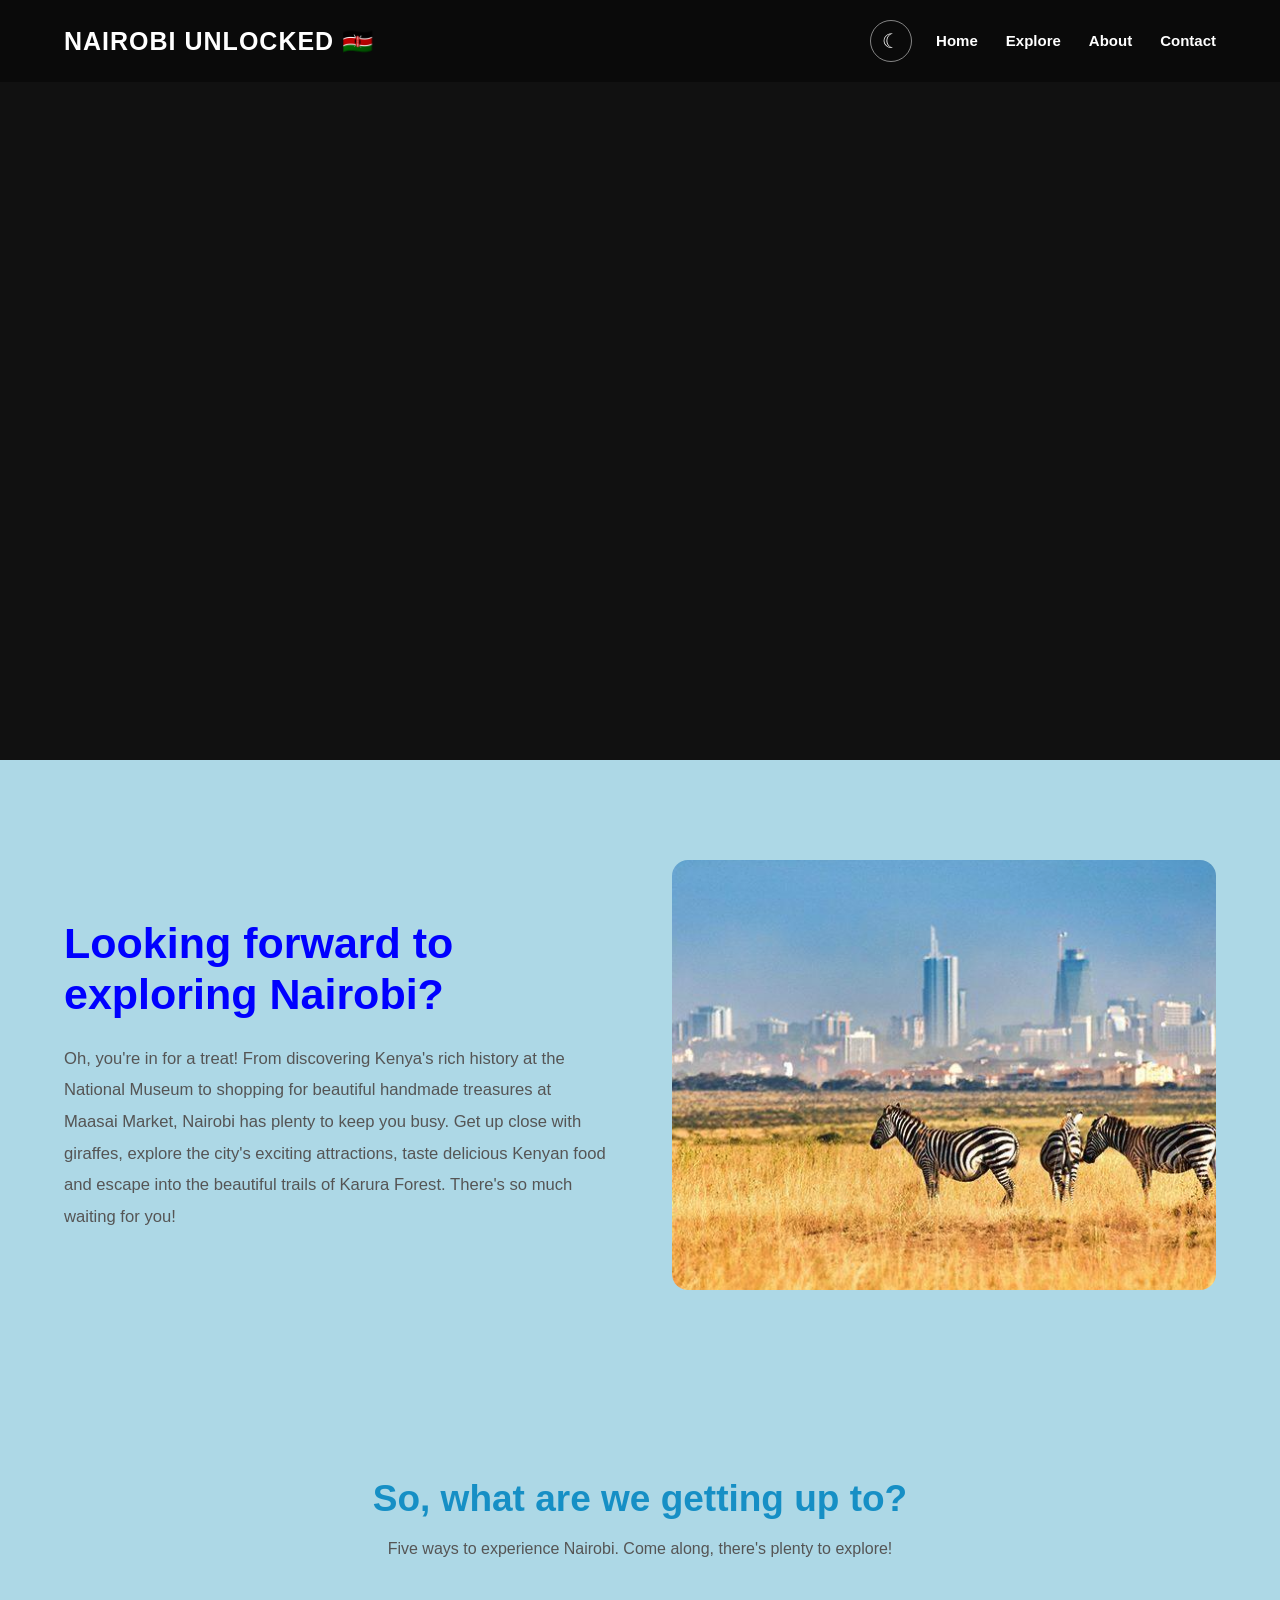
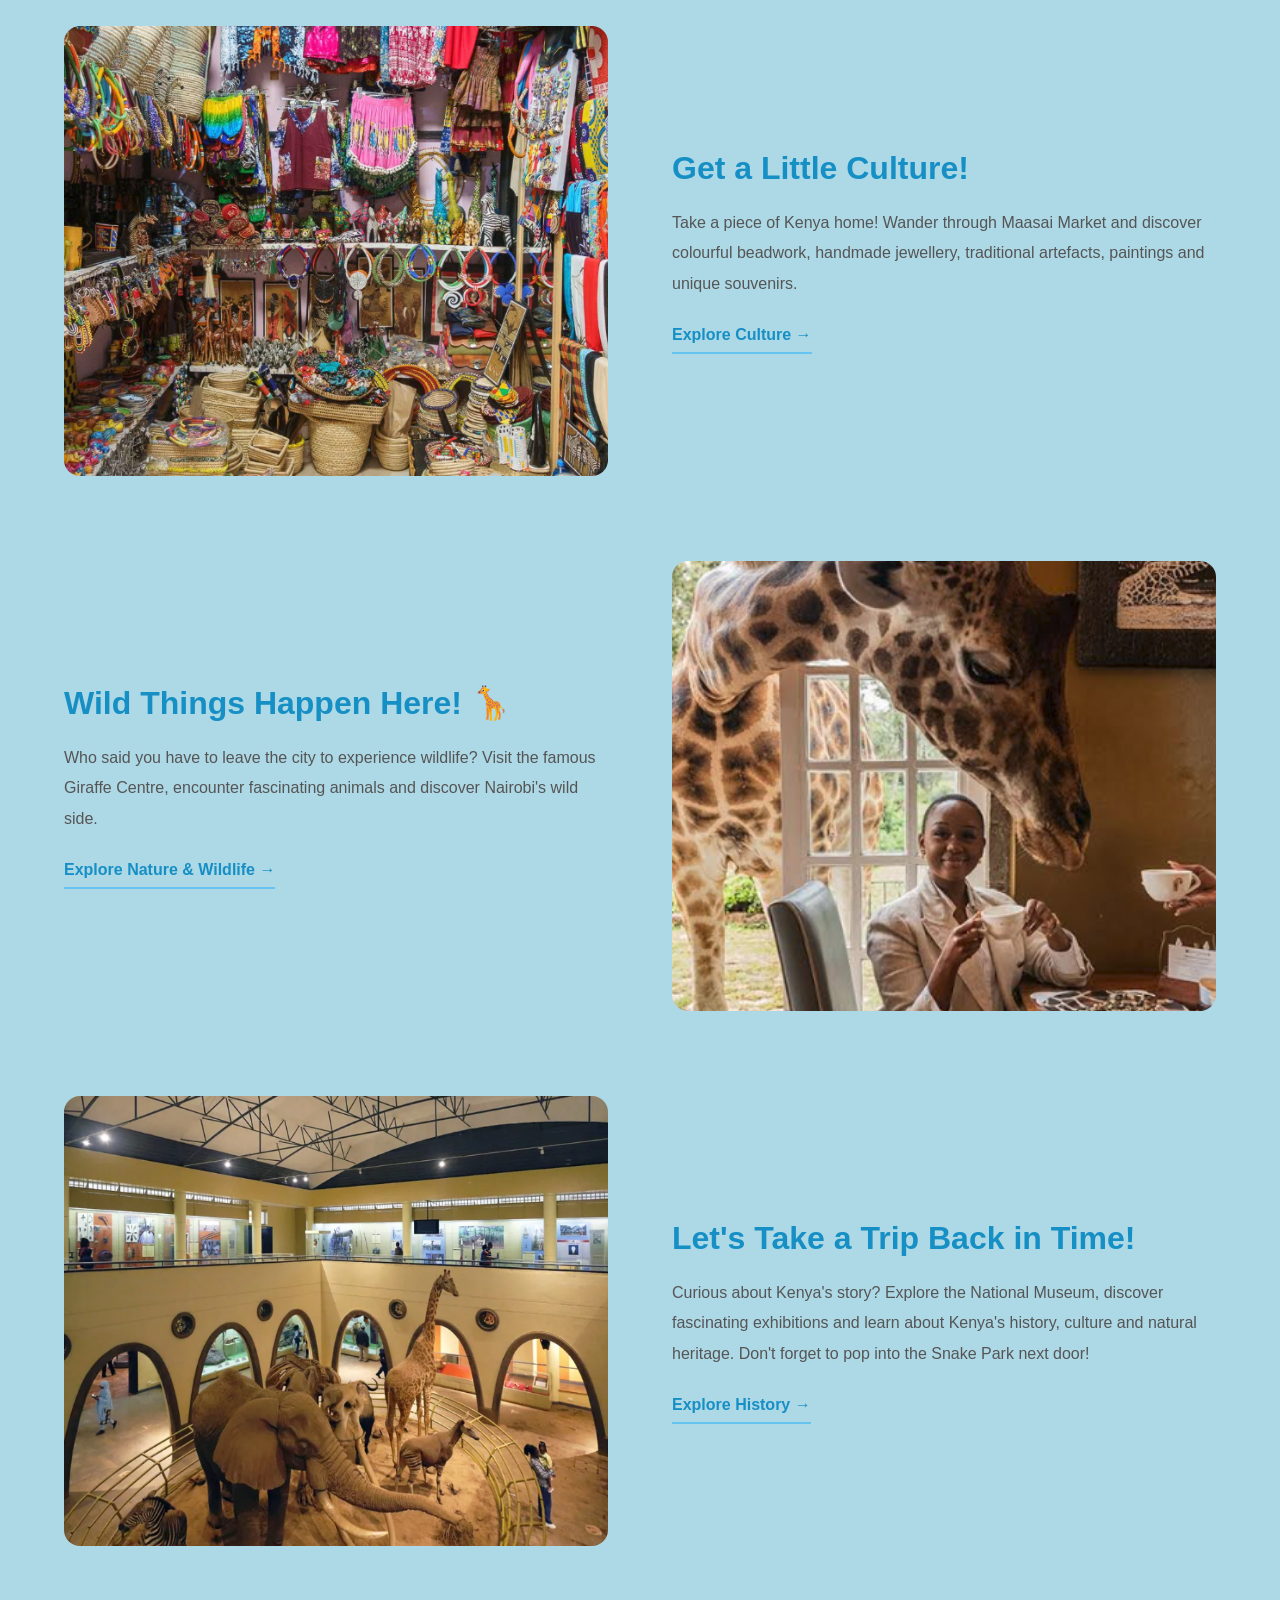
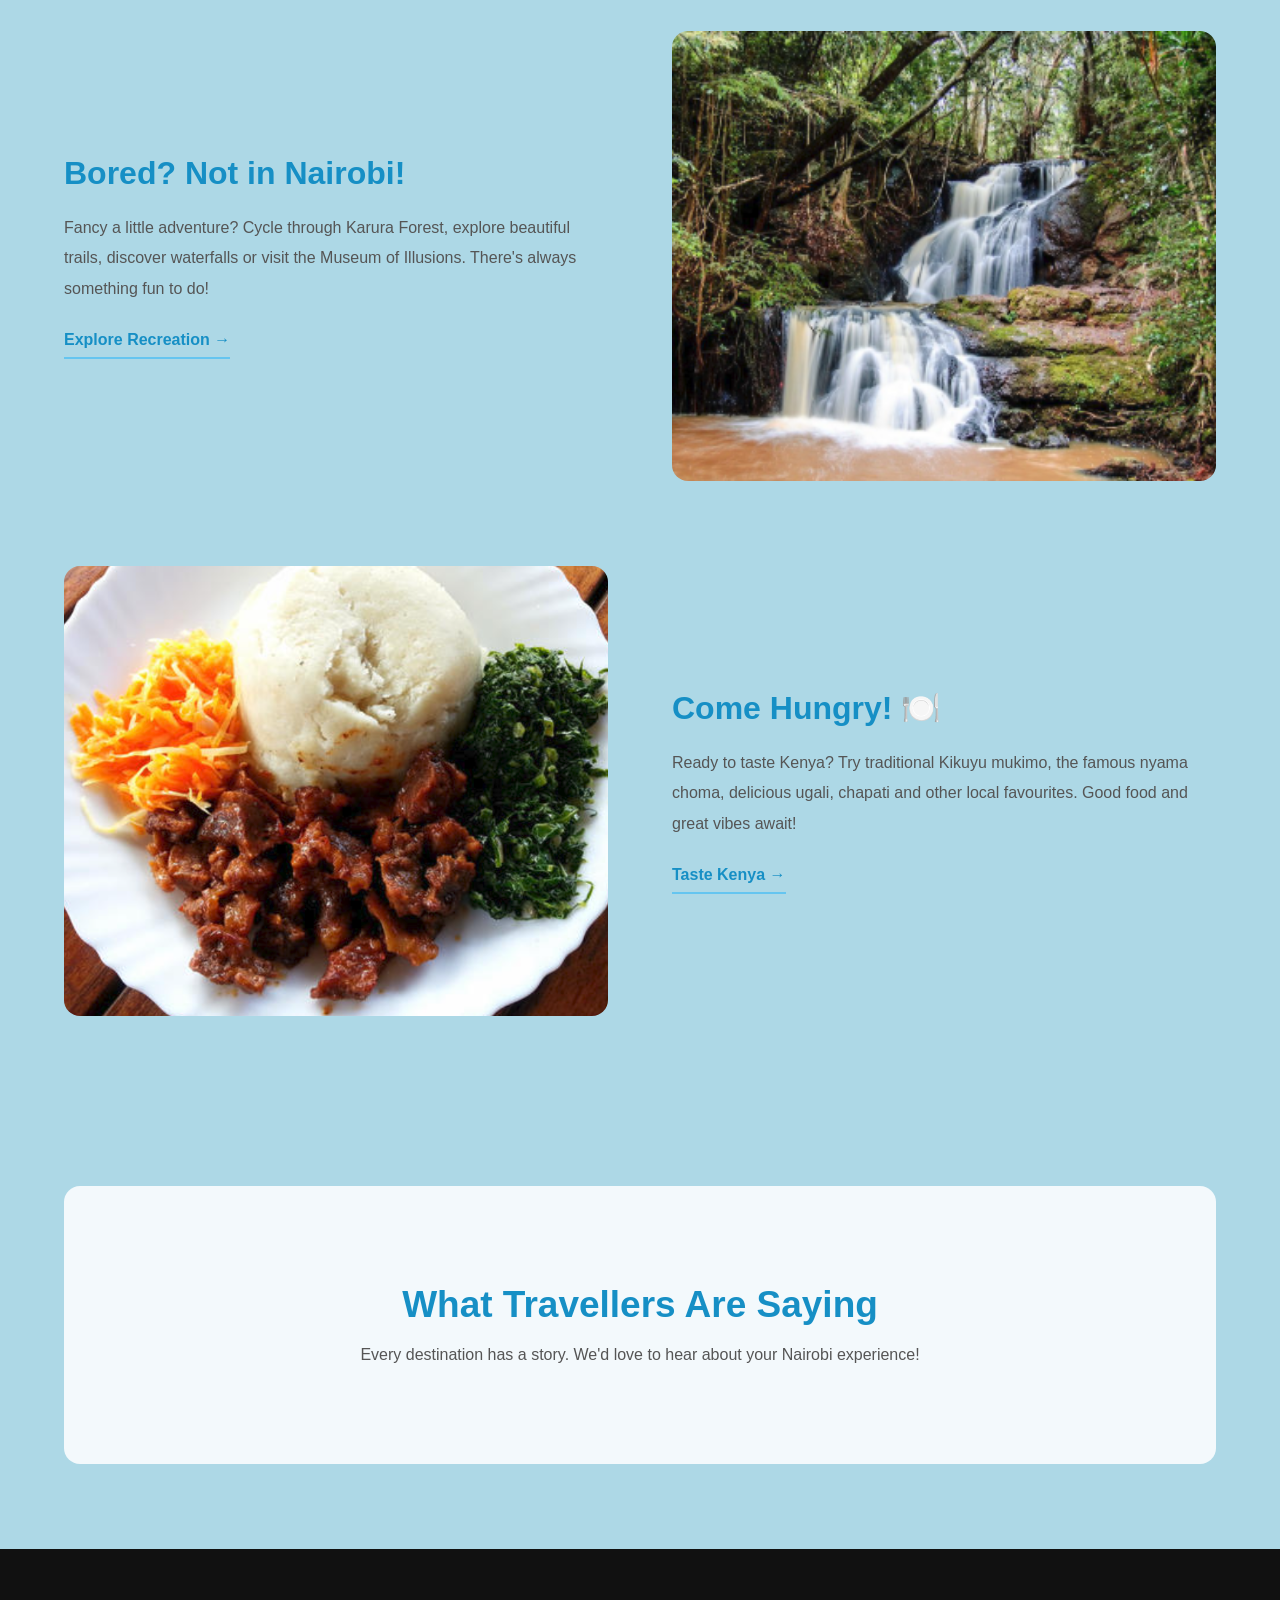
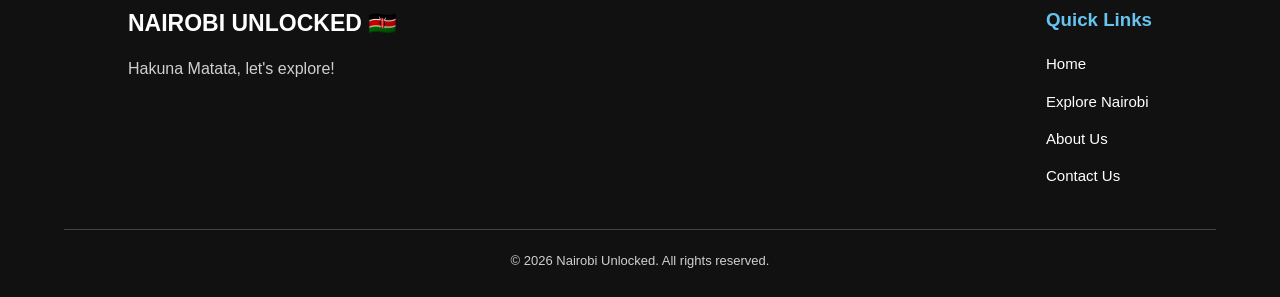
<file: index.html>
<!DOCTYPE html>
<html lang="en">

<head>
    <meta charset="UTF-8">
    <meta name="viewport" content="width=device-width, initial-scale=1.0">

    <meta name="description"
          content="Discover Nairobi through its culture, wildlife, history, recreation and food. Your Nairobi adventure starts here!">

    <title>Nairobi Unlocked | Karibu Nairobi, Kenya!</title>

    <!-- External CSS -->
    <link rel="stylesheet" href="styles.css">
   
</head>

<body>

    <main>

        <!-- ================= HERO SECTION ================= -->

        <section class="hero">

            <header class="site-header">

                <a href="index.html" class="logo">
                    NAIROBI UNLOCKED 🇰🇪
                </a>

                <nav class="main-navigation"
                     aria-label="Main navigation">

                    <button class="menu-toggle"
                            type="button"
                            aria-label="Open navigation menu"
                            aria-expanded="false"
                            aria-controls="navigation-links">

                        <span></span>
                        <span></span>
                        <span></span>

                    </button>

                    <button class="theme-toggle"
                            type="button"
                            aria-label="Switch to dark mode"
                            title="Switch theme">
                        ☾
                    </button>

                    <ul class="nav-links" id="navigation-links">

                        <li><a href="index.html">Home</a></li>
                        <li><a href="explore.html">Explore</a></li>
                        <li><a href="about.html">About</a></li>
                        <li><a href="contact.html">Contact</a></li>

                    </ul>

                </nav>

            </header>


            <!-- HERO VIDEO -->

            <div class="hero-video-section">

                <video autoplay muted loop playsinline>

                    <source src="media/nairobi.mp4"
                            type="video/mp4">

                    Your browser does not support video playback.

                </video>

            </div>

        </section>


        <!-- ================= WELCOME SECTION ================= -->

        <section class="welcome-section">

            <div class="welcome-content">

                <h1>Looking forward to exploring Nairobi?</h1>

                <p>
                    Oh, you're in for a treat! From discovering
                    Kenya's rich history at the National Museum
                    to shopping for beautiful handmade treasures
                    at Maasai Market, Nairobi has plenty to keep
                    you busy.

                    Get up close with giraffes, explore the city's
                    exciting attractions, taste delicious Kenyan
                    food and escape into the beautiful trails of
                    Karura Forest. There's so much waiting for you!
                </p>

            </div>

            <img
                src="media/nairobi-city.png"
                alt="Beautiful Nairobi city landscape"
            >

        </section>


        <!-- ================= EXPLORE NAIROBI ================= -->

        <section class="experiences-section">

            <div class="section-intro">

                <h2>So, what are we getting up to?</h2>

                <p>
                    Five ways to experience Nairobi.
                    Come along, there's plenty to explore!
                </p>

            </div>


            <!-- 1. CULTURE -->

            <article class="theme-card culture">

                <img
                    src="media/maasai_market(1).png"
                    alt="Colourful handmade crafts and traditional artefacts at Maasai Market"
                    loading="lazy"
                >

                <div class="theme-content">

                    <h3>Get a Little Culture!</h3>

                    <p>
                        Take a piece of Kenya home! Wander through
                        Maasai Market and discover colourful
                        beadwork, handmade jewellery, traditional
                        artefacts, paintings and unique souvenirs.
                    </p>

                    <a href="explore.html#culture"
                       class="explore-link">
                        Explore Culture →
                    </a>

                </div>

            </article>


            <!-- 2. NATURE AND WILDLIFE -->

            <article class="theme-card nature">

                <img
                    src="media/giraffe_center(1).png"
                    alt="Rothschild's giraffe at the Giraffe Centre in Nairobi"
                    loading="lazy"
                >

                <div class="theme-content">

                    <h3>Wild Things Happen Here! 🦒</h3>

                    <p>
                        Who said you have to leave the city to
                        experience wildlife? Visit the famous
                        Giraffe Centre, encounter fascinating
                        animals and discover Nairobi's wild side.
                    </p>

                    <a href="explore.html#wildlife"
                       class="explore-link">
                        Explore Nature & Wildlife →
                    </a>

                </div>

            </article>


            <!-- 3. HISTORY -->

            <article class="theme-card history">

                <img
                    src="media/national-museum.png"
                    alt="Nairobi National Museum in Kenya"
                    loading="lazy"
                >

                <div class="theme-content">

                    <h3>Let's Take a Trip Back in Time!</h3>

                    <p>
                        Curious about Kenya's story? Explore
                        the National Museum, discover fascinating
                        exhibitions and learn about Kenya's
                        history, culture and natural heritage.
                        Don't forget to pop into the Snake Park
                        next door!
                    </p>

                    <a href="explore.html#history"
                       class="explore-link">
                        Explore History →
                    </a>

                </div>

            </article>


            <!-- 4. RECREATION -->

            <article class="theme-card recreation">

                <img
                    src="media/karura_forest(1).png"
                    alt="Beautiful green trails at Karura Forest in Nairobi"
                    loading="lazy"
                >

                <div class="theme-content">

                    <h3>Bored? Not in Nairobi!</h3>

                    <p>
                        Fancy a little adventure? Cycle through
                        Karura Forest, explore beautiful trails,
                        discover waterfalls or visit the Museum
                        of Illusions. There's always something
                        fun to do!
                    </p>

                    <a href="explore.html#recreation"
                       class="explore-link">
                        Explore Recreation →
                    </a>

                </div>

            </article>


            <!-- 5. FOOD -->

            <article class="theme-card food">

                <img
                    src="media/kenyan_food(1).png"
                    alt="Traditional Kenyan food"
                    loading="lazy"
                >

                <div class="theme-content">

                    <h3>Come Hungry! 🍽️</h3>

                    <p>
                        Ready to taste Kenya? Try traditional
                        Kikuyu mukimo, the famous nyama choma,
                        delicious ugali, chapati and other
                        local favourites. Good food and great
                        vibes await!
                    </p>

                    <a href="explore.html#food"
                       class="explore-link">
                        Taste Kenya →
                    </a>

                </div>

            </article>

        </section>


        <!-- ================= TRAVELLER REVIEWS ================= -->

        <section class="reviews-section">

            <h2>What Travellers Are Saying</h2>

            <p>
                Every destination has a story.
                We'd love to hear about your Nairobi experience!
            </p>

            <!-- Add genuine traveller reviews here. -->

        </section>

    </main>


    <!-- ================= FOOTER ================= -->

    <footer class="site-footer">

        <div class="footer-content">

            <div class="footer-brand">

                <h2>NAIROBI UNLOCKED 🇰🇪</h2>

                <p>Hakuna Matata, let's explore!</p>

            </div>


            <nav class="footer-navigation"
                 aria-label="Footer navigation">

                <h3>Quick Links</h3>

                <ul>

                    <li><a href="index.html">Home</a></li>

                    <li><a href="explore.html">Explore Nairobi</a></li>

                    <li><a href="about.html">About Us</a></li>

                    <li>
                        <a href="about.html#contact">Contact Us</a>
                    </li>

                </ul>

            </nav>

        </div>

        <p class="copyright">
            &copy; 2026 Nairobi Unlocked. All rights reserved.
        </p>

    </footer>


    <!-- External JavaScript -->
    <script src="script.js" defer></script>
  
</body>

</html>
</file>
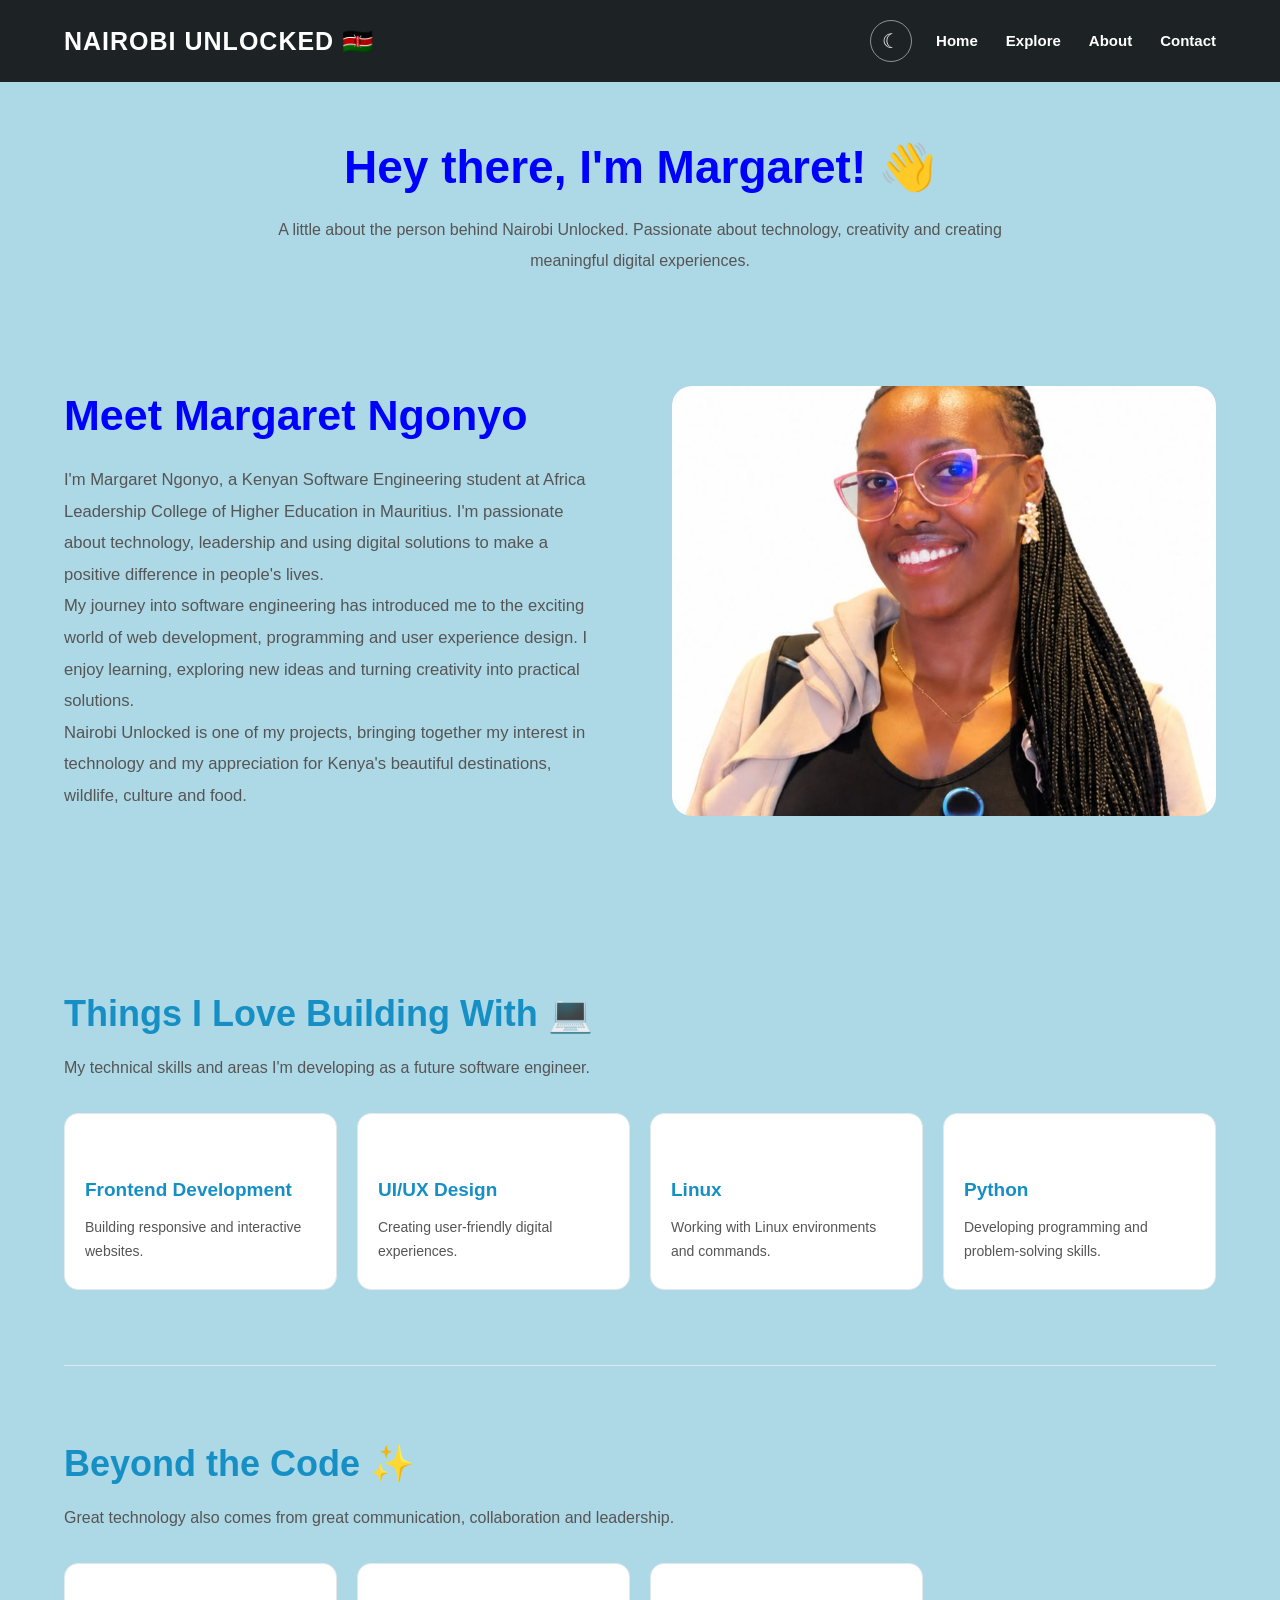
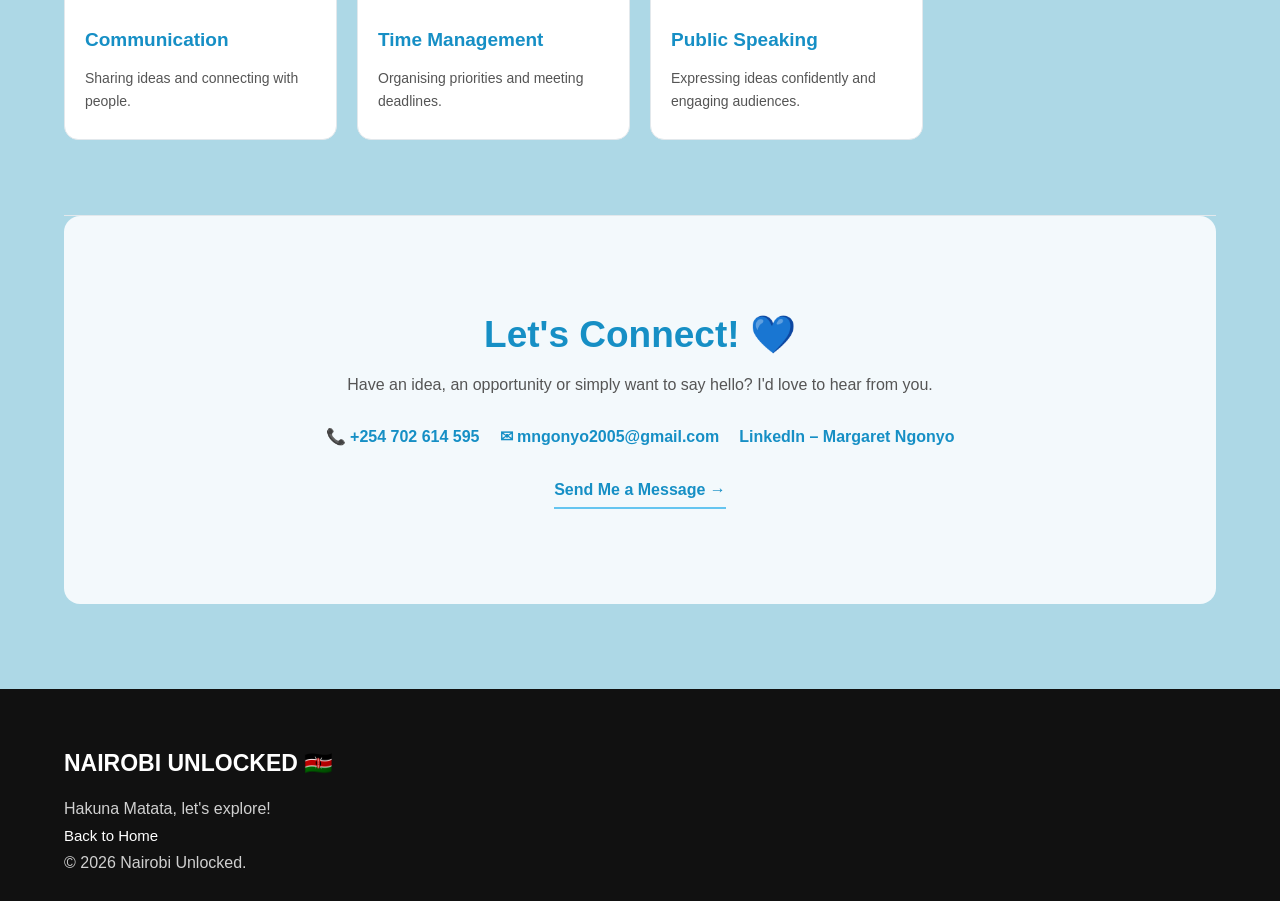
<file: about.html>
<!DOCTYPE html>
<html lang="en">

<head>
    <meta charset="UTF-8">
    <meta name="viewport" content="width=device-width, initial-scale=1.0">

    <title>About Me | Nairobi Unlocked</title>

    <link rel="stylesheet" href="styles.css">
</head>

<body>

    <!-- Navigation -->
    <header class="site-header">

        <a href="index.html" class="logo">
            NAIROBI UNLOCKED 🇰🇪
        </a>

        <nav class="main-navigation">

            <button class="menu-toggle"
                    type="button"
                    aria-label="Open navigation menu"
                    aria-expanded="false"
                    aria-controls="navigation-links">

                <span></span>
                <span></span>
                <span></span>

            </button>

            <button class="theme-toggle"
                    type="button"
                    aria-label="Switch to dark mode">
                ☾
            </button>

            <ul class="nav-links" id="navigation-links">

                <li><a href="index.html">Home</a></li>
                <li><a href="explore.html">Explore</a></li>
                <li><a href="about.html">About</a></li>
                <li><a href="contact.html">Contact</a></li>

            </ul>

        </nav>

    </header>


    <main>

        <!-- About Introduction -->
        <section class="explore-intro">

            <h1>Hey there, I'm Margaret! 👋</h1>

            <p>
                A little about the person behind Nairobi Unlocked.
                Passionate about technology, creativity and
                creating meaningful digital experiences.
            </p>

        </section>


        <!-- Biography -->
        <section class="welcome-section about-profile">

            <div class="welcome-content">

                <h1>Meet Margaret Ngonyo</h1>

                <p>
                    I'm Margaret Ngonyo, a Kenyan Software
                    Engineering student at Africa Leadership
                    College of Higher Education in Mauritius.
                    I'm passionate about technology, leadership
                    and using digital solutions to make a
                    positive difference in people's lives.
                </p>

                <p>
                    My journey into software engineering has
                    introduced me to the exciting world of
                    web development, programming and user
                    experience design. I enjoy learning,
                    exploring new ideas and turning creativity
                    into practical solutions.
                </p>

                <p>
                    Nairobi Unlocked is one of my projects,
                    bringing together my interest in technology
                    and my appreciation for Kenya's beautiful
                    destinations, wildlife, culture and food.
                </p>

            </div>

            <img
                src="media/profile_pic.jpeg"
                alt="Portrait of Margaret Ngonyo"
                loading="lazy"
            >

        </section>


        <!-- Technical Skills -->
        <section class="gallery-section">

            <h2>Things I Love Building With 💻</h2>

            <p>
                My technical skills and areas I'm developing
                as a future software engineer.
            </p>

            <div class="skills-grid">

                <article class="skill-card">
                    <h3>Frontend Development</h3>
                    <p>Building responsive and interactive websites.</p>
                </article>

                <article class="skill-card">
                    <h3>UI/UX Design</h3>
                    <p>Creating user-friendly digital experiences.</p>
                </article>

                <article class="skill-card">
                    <h3>Linux</h3>
                    <p>Working with Linux environments and commands.</p>
                </article>

                <article class="skill-card">
                    <h3>Python</h3>
                    <p>Developing programming and problem-solving skills.</p>
                </article>

            </div>

        </section>


        <!-- Soft Skills -->
        <section class="gallery-section">

            <h2>Beyond the Code ✨</h2>

            <p>
                Great technology also comes from great
                communication, collaboration and leadership.
            </p>

            <div class="skills-grid">

                <article class="skill-card">
                    <h3>Communication</h3>
                    <p>Sharing ideas and connecting with people.</p>
                </article>

                <article class="skill-card">
                    <h3>Time Management</h3>
                    <p>Organising priorities and meeting deadlines.</p>
                </article>

                <article class="skill-card">
                    <h3>Public Speaking</h3>
                    <p>Expressing ideas confidently and engaging audiences.</p>
                </article>

            </div>

        </section>


        <!-- Contact Information -->
        <section class="reviews-section">

            <h2>Let's Connect! 💙</h2>

            <p>
                Have an idea, an opportunity or simply want
                to say hello? I'd love to hear from you.
            </p>

            <div class="about-contact-links">

                <a href="tel:+254702614595">
                    📞 +254 702 614 595
                </a>

                <a href="mailto:mngonyo2005@gmail.com">
                    ✉ mngonyo2005@gmail.com
                </a>

                <a href="https://www.linkedin.com/search/results/people/?keywords=Margaret%20Ngonyo"
                   target="_blank"
                   rel="noopener noreferrer">
                    LinkedIn – Margaret Ngonyo
                </a>

            </div>

            <a href="contact.html" class="explore-link">
                Send Me a Message →
            </a>

        </section>

    </main>


    <!-- Footer -->
    <footer class="site-footer">

        <h2>NAIROBI UNLOCKED 🇰🇪</h2>

        <p>Hakuna Matata, let's explore!</p>

        <a href="index.html">Back to Home</a>

        <p>&copy; 2026 Nairobi Unlocked.</p>

    </footer>


    <script src="script.js" defer></script>

</body>
</html>
</file>
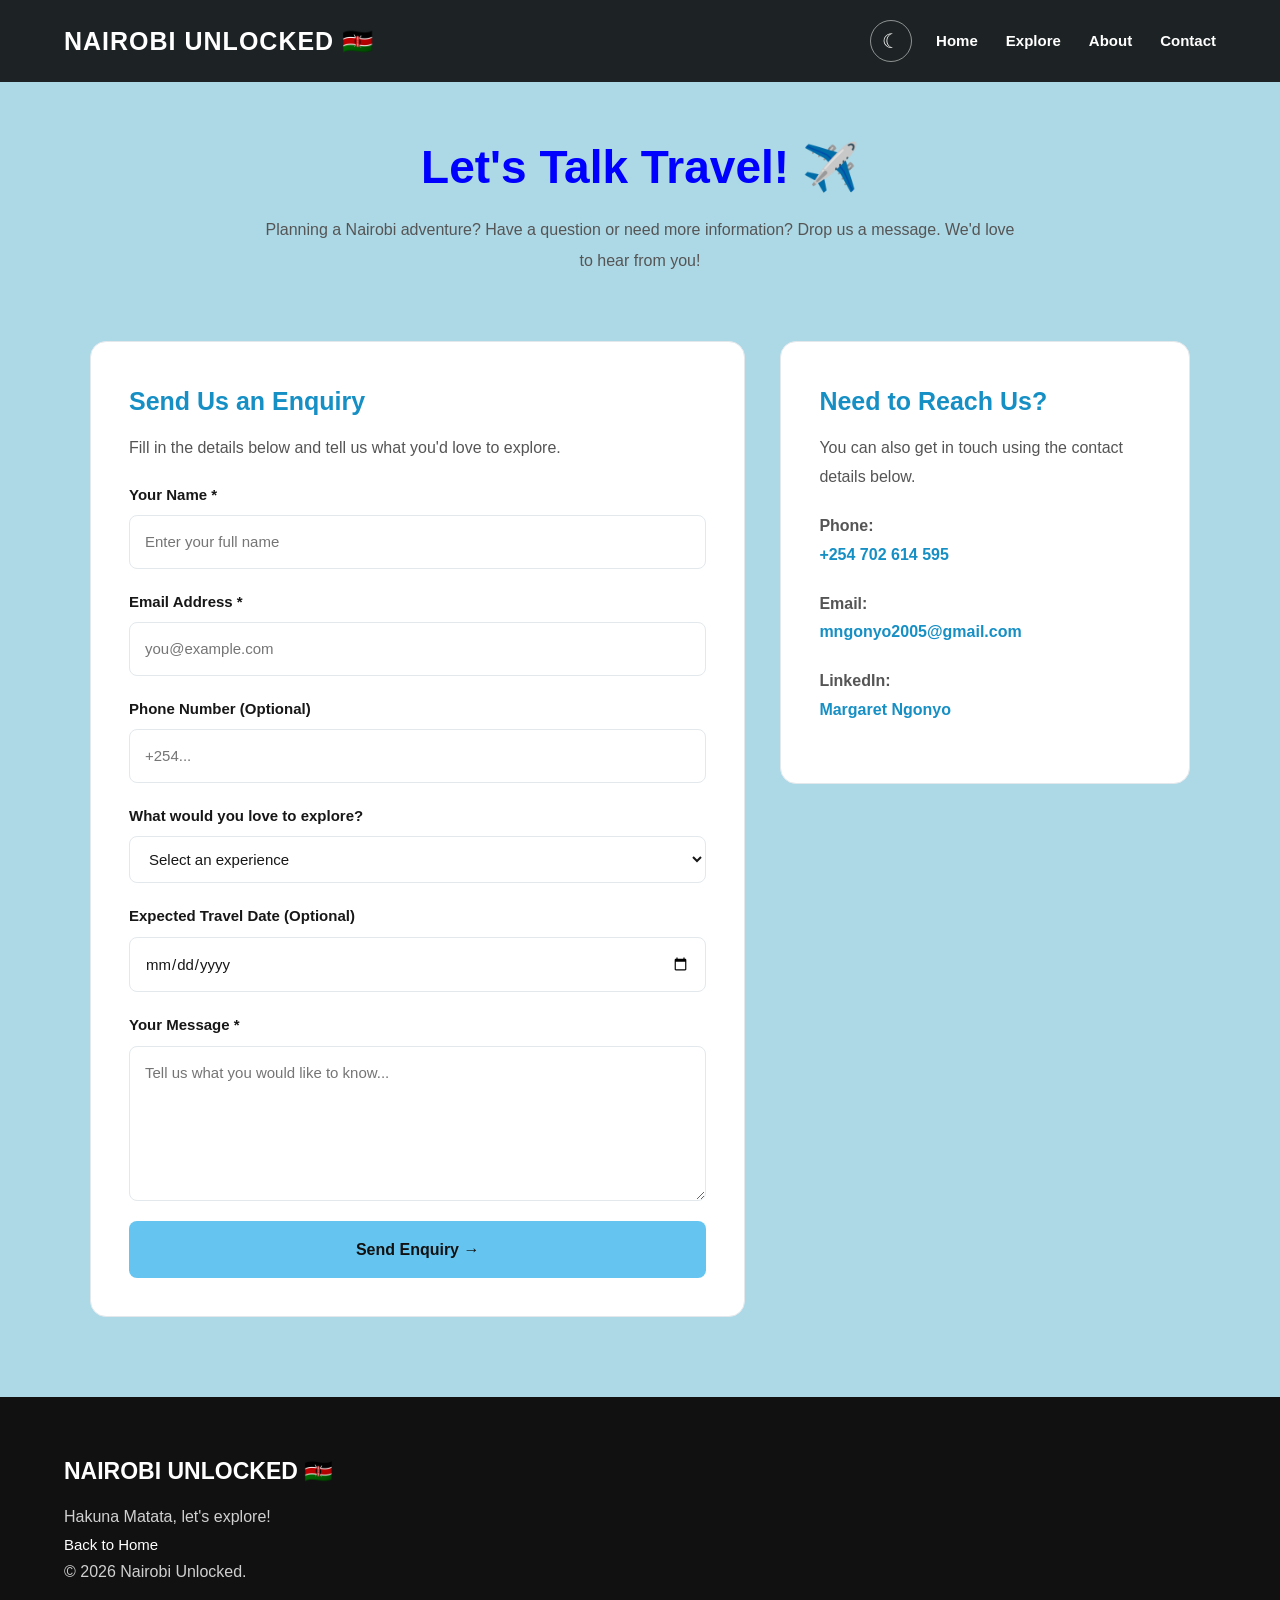
<file: contact.html>
<!DOCTYPE html>
<html lang="en">

<head>
    <meta charset="UTF-8">
    <meta name="viewport" content="width=device-width, initial-scale=1.0">

    <title>Contact Us | Nairobi Unlocked</title>

    <link rel="stylesheet" href="styles.css">
</head>

<body>

    <!-- Navigation -->
    <header class="site-header">

        <a href="index.html" class="logo">
            NAIROBI UNLOCKED 🇰🇪
        </a>

        <nav class="main-navigation">

            <button class="menu-toggle"
                    type="button"
                    aria-label="Open navigation menu"
                    aria-expanded="false"
                    aria-controls="navigation-links">

                <span></span>
                <span></span>
                <span></span>

            </button>

            <button class="theme-toggle"
                    type="button"
                    aria-label="Switch to dark mode">
                ☾
            </button>

            <ul class="nav-links" id="navigation-links">

                <li><a href="index.html">Home</a></li>
                <li><a href="explore.html">Explore</a></li>
                <li><a href="about.html">About</a></li>
                <li><a href="contact.html">Contact</a></li>

            </ul>

        </nav>

    </header>


    <main>

        <!-- Contact Introduction -->
        <section class="explore-intro">

            <h1>Let's Talk Travel! ✈️</h1>

            <p>
                Planning a Nairobi adventure? Have a question
                or need more information? Drop us a message.
                We'd love to hear from you!
            </p>

        </section>


        <!-- Contact Form -->
        <section class="contact-section">

            <div class="contact-form-container">

                <h2>Send Us an Enquiry</h2>

                <p>
                    Fill in the details below and tell us
                    what you'd love to explore.
                </p>

                <form id="contact-form">

                    <!-- Name -->
                    <div class="form-group">

                        <label for="visitor-name">
                            Your Name *
                        </label>

                        <input
                            type="text"
                            id="visitor-name"
                            name="visitor-name"
                            placeholder="Enter your full name"
                            required
                            minlength="2"
                        >

                    </div>


                    <!-- Email -->
                    <div class="form-group">

                        <label for="visitor-email">
                            Email Address *
                        </label>

                        <input
                            type="email"
                            id="visitor-email"
                            name="visitor-email"
                            placeholder="you@example.com"
                            required
                        >

                    </div>


                    <!-- Phone -->
                    <div class="form-group">

                        <label for="visitor-phone">
                            Phone Number (Optional)
                        </label>

                        <input
                            type="tel"
                            id="visitor-phone"
                            name="visitor-phone"
                            placeholder="+254..."
                        >

                    </div>


                    <!-- Destination -->
                    <div class="form-group">

                        <label for="destination">
                            What would you love to explore?
                        </label>

                        <select id="destination" name="destination">

                            <option value="">
                                Select an experience
                            </option>

                            <option value="Culture">
                                Maasai Market and Culture
                            </option>

                            <option value="Wildlife">
                                Giraffe Centre and Wildlife
                            </option>

                            <option value="History">
                                National Museum and Snake Park
                            </option>

                            <option value="Recreation">
                                Karura Forest and Recreation
                            </option>

                            <option value="Food">
                                Kenyan Food and Cuisine
                            </option>

                            <option value="Maasai Mara">
                                Maasai Mara Safari
                            </option>

                            <option value="Other">
                                Other experiences
                            </option>

                        </select>

                    </div>


                    <!-- Travel Date -->
                    <div class="form-group">

                        <label for="travel-date">
                            Expected Travel Date (Optional)
                        </label>

                        <input
                            type="date"
                            id="travel-date"
                            name="travel-date"
                        >

                    </div>


                    <!-- Message -->
                    <div class="form-group">

                        <label for="visitor-message">
                            Your Message *
                        </label>

                        <textarea
                            id="visitor-message"
                            name="visitor-message"
                            rows="5"
                            placeholder="Tell us what you would like to know..."
                            required
                            minlength="10"
                        ></textarea>

                    </div>


                    <!-- Submit -->
                    <button type="submit" class="submit-button">
                        Send Enquiry →
                    </button>


                    <!-- Confirmation Message -->
                    <p
                        id="form-response"
                        class="form-response"
                        role="status"
                        aria-live="polite"
                        hidden>
                    </p>

                </form>

            </div>


            <!-- Contact Details -->
            <aside class="contact-details">

                <h2>Need to Reach Us?</h2>

                <p>
                    You can also get in touch using the
                    contact details below.
                </p>

                <p>
                    <strong>Phone:</strong><br>
                    <a href="tel:+254702614595">
                        +254 702 614 595
                    </a>
                </p>

                <p>
                    <strong>Email:</strong><br>
                    <a href="mailto:mngonyo2005@gmail.com">
                        mngonyo2005@gmail.com
                    </a>
                </p>

                <p>
                    <strong>LinkedIn:</strong><br>
                    <a href="https://www.linkedin.com/search/results/people/?keywords=Margaret%20Ngonyo"
                       target="_blank"
                       rel="noopener noreferrer">
                        Margaret Ngonyo
                    </a>
                </p>

            </aside>

        </section>

    </main>


    <!-- Footer -->
    <footer class="site-footer">

        <h2>NAIROBI UNLOCKED 🇰🇪</h2>

        <p>Hakuna Matata, let's explore!</p>

        <a href="index.html">Back to Home</a>

        <p>&copy; 2026 Nairobi Unlocked.</p>

    </footer>


    <script src="script.js" defer></script>

</body>
</html>
</file>
<file: styles.css>
/* =========================================
   NAIROBI UNLOCKED
   Main Stylesheet
========================================= */


/* =========================================
   1. COLOUR VARIABLES AND RESET
========================================= */

:root {
    --sky-blue: #65C5F0;
    --sky-blue-dark: #168FC5;

    --page-bg: #FFFFFF;
    --section-bg: #F3F9FC;
    --card-bg: #FFFFFF;

    --text-primary: #171717;
    --text-secondary: #555555;

    --header-bg: rgba(10, 10, 10, 0.88);
    --footer-bg: #111111;

    --border-color: #E2E8EC;

    --content-width: 1200px;
    --page-padding: clamp(18px, 5vw, 64px);

    --small-radius: 8px;
    --large-radius: 16px;

    --transition: 0.3s ease;
}


/* Dark mode colours */

[data-theme="dark"] {
    --page-bg: #14191D;
    --section-bg: #1D252B;
    --card-bg: #222C33;

    --text-primary: #F4F7F9;
    --text-secondary: #C2CDD3;

    --header-bg: rgba(10, 15, 19, 0.94);
    --footer-bg: #080C0F;

    --border-color: #34434D;
}


/* Reset */

* {
    margin: 0;
    padding: 0;
    box-sizing: border-box;
}

html {
    scroll-behavior: smooth;
    scroll-padding-top: 90px;
}

body {
    font-family: "Segoe UI", Arial, sans-serif;
    font-size: 16px;
    line-height: 1.7;

    background-color: var(--page-bg);
    color: var(--text-primary);

    overflow-x: hidden;

    transition:
        background-color var(--transition),
        color var(--transition);
}

img,
video {
    max-width: 100%;
    display: block;
}

img {
    object-fit: cover;
}

a {
    color: inherit;
    text-decoration: none;
}

button {
    font: inherit;
}

ul {
    list-style: none;
}

p {
    color: var(--text-secondary);
}


/* =========================================
   2. GENERAL CONTENT WIDTH
========================================= */

.welcome-section,
.experiences-section,
.reviews-section,
.explore-intro,
.gallery-section,
.footer-content {
    width: min(
        calc(100% - (var(--page-padding) * 2)),
        var(--content-width)
    );

    margin-inline: auto;
}


/* =========================================
   3. HERO AND NAVIGATION
========================================= */

.hero {
    position: relative;
    width: 100%;
    background: #111111;
    overflow: hidden;
}

.site-header {
    position: absolute;
    top: 0;
    left: 0;

    z-index: 10;

    width: 100%;
    min-height: 82px;

    padding: 15px var(--page-padding);

    display: flex;
    justify-content: space-between;
    align-items: center;

    background: var(--header-bg);
    backdrop-filter: blur(10px);
    -webkit-backdrop-filter: blur(10px);
}

.logo {
    color: #FFFFFF;

    font-size: clamp(18px, 2vw, 25px);
    font-weight: 800;
    letter-spacing: 1px;
}

.main-navigation {
    display: flex;
    align-items: center;
    gap: 24px;
}

.nav-links {
    display: flex;
    align-items: center;
    gap: 28px;
}

.nav-links a,
.main-navigation > a {
    color: #FFFFFF;
    font-size: 15px;
    font-weight: 600;

    transition: color var(--transition);
}

.nav-links a:hover,
.main-navigation > a:hover {
    color: var(--sky-blue);
}


/* Hamburger button */

.menu-toggle {
    display: none;

    width: 42px;
    height: 42px;

    border: 1px solid rgba(255,255,255,0.4);
    border-radius: var(--small-radius);

    background: transparent;
    cursor: pointer;

    align-items: center;
    justify-content: center;
    flex-direction: column;
    gap: 5px;
}

.menu-toggle span {
    display: block;

    width: 21px;
    height: 2px;

    background: #FFFFFF;
    border-radius: 5px;
}


/* =========================================
   4. HERO VIDEO
========================================= */

.hero-video-section {
    width: 100%;
    height: clamp(380px, 65vw, 760px);

    position: relative;
    overflow: hidden;

    background: #111111;
}

.hero-video-section video {
    width: 100%;
    height: 100%;

    object-fit: cover;
    object-position: center;

    display: block;
}


/* =========================================
   5. WELCOME SECTION
========================================= */

.welcome-section {
    display: grid;

    grid-template-columns: 1fr 1fr;
    align-items: center;

    gap: clamp(25px, 5vw, 65px);

    padding-block: clamp(55px, 8vw, 100px);
}

.welcome-content h1 {
    color: var(--sky-blue-dark);

    font-size: clamp(27px, 3.5vw, 43px);
    line-height: 1.2;

    margin-bottom: 22px;
}

.welcome-content p {
    font-size: clamp(15px, 1.3vw, 17px);
    line-height: 1.9;
}

.welcome-section > img {
    width: 100%;
    height: clamp(260px, 35vw, 430px);

    object-fit: cover;

    border-radius: var(--large-radius);
}


/* =========================================
   6. EXPERIENCES SECTION
========================================= */

.experiences-section {
    padding-block: clamp(45px, 7vw, 85px);
}

.section-intro {
    text-align: center;
    margin-bottom: clamp(35px, 5vw, 65px);
}

.section-intro h2,
.reviews-section h2 {
    color: var(--sky-blue-dark);

    font-size: clamp(26px, 3vw, 37px);
    line-height: 1.3;

    margin-bottom: 12px;
}

.section-intro p {
    font-size: 16px;
}


/* Individual theme cards */

.theme-card {
    display: grid;

    grid-template-columns: 1fr 1fr;
    align-items: center;

    gap: clamp(25px, 5vw, 65px);

    margin-bottom: clamp(45px, 7vw, 85px);
}

.theme-card img {
    width: 100%;
    height: clamp(280px, 36vw, 450px);

    object-fit: cover;

    border-radius: var(--large-radius);
}

.theme-content {
    padding: 10px 0;
}

.theme-content h3 {
    color: var(--sky-blue-dark);

    font-size: clamp(23px, 2.5vw, 32px);
    line-height: 1.3;

    margin-bottom: 18px;
}

.theme-content p {
    font-size: 16px;
    line-height: 1.9;

    margin-bottom: 22px;
}


/* Alternate image placement */

.theme-card:nth-of-type(even) img {
    order: 2;
}

.theme-card:nth-of-type(even) .theme-content {
    order: 1;
}


/* Explore links */

.explore-link {
    display: inline-flex;
    align-items: center;

    color: var(--sky-blue-dark);

    font-size: 16px;
    font-weight: 700;

    border-bottom: 2px solid var(--sky-blue);

    padding-bottom: 4px;

    transition: all var(--transition);
}

.explore-link:hover {
    color: var(--text-primary);
    border-color: var(--text-primary);

    transform: translateX(5px);
}


/* =========================================
   7. REVIEWS SECTION
========================================= */

.reviews-section {
    text-align: center;

    padding-block: clamp(55px, 8vw, 95px);

    background: var(--section-bg);
    border-radius: var(--large-radius);

    margin-bottom: clamp(45px, 7vw, 85px);
}

.reviews-section p {
    font-size: 16px;
    padding-inline: 15px;
}


/* =========================================
   8. EXPLORE PAGE INTRO
========================================= */

.explore-intro {
    text-align: center;

    padding-top: 140px;
    padding-bottom: 65px;
}

.explore-intro h1 {
    color: var(--sky-blue-dark);

    font-size: clamp(30px, 4vw, 46px);
    line-height: 1.2;

    margin-bottom: 20px;
}

.explore-intro p {
    max-width: 750px;

    margin-inline: auto;

    font-size: 16px;
    line-height: 1.9;
}


/* =========================================
   9. GALLERY SECTIONS
========================================= */

.gallery-section {
    padding-block: clamp(40px, 6vw, 75px);

    border-bottom: 1px solid var(--border-color);
}

.gallery-section h2 {
    color: var(--sky-blue-dark);

    font-size: clamp(27px, 3vw, 36px);
    line-height: 1.3;

    margin-bottom: 15px;
}

.gallery-section h3 {
    color: var(--text-primary);

    font-size: clamp(20px, 2vw, 25px);

    margin-top: 35px;
    margin-bottom: 12px;
}

.gallery-section > p {
    max-width: 850px;

    margin-bottom: 22px;

    font-size: 16px;
    line-height: 1.9;
}


/* Responsive image gallery */

.image-gallery {
    display: grid;

    grid-template-columns: repeat(3, minmax(0, 1fr));

    gap: clamp(12px, 2vw, 24px);

    margin-top: 25px;
    margin-bottom: 40px;
}

.image-gallery img {
    width: 100%;

    aspect-ratio: 4 / 3;

    object-fit: cover;

    border-radius: var(--large-radius);

    transition:
        transform var(--transition),
        box-shadow var(--transition);
}

.image-gallery img:hover {
    transform: translateY(-5px);

    box-shadow: 0 12px 25px rgba(0,0,0,0.16);
}


/* =========================================
   10. FOOTER
========================================= */

.site-footer {
    background: var(--footer-bg);
    color: #FFFFFF;

    padding: 55px var(--page-padding) 25px;
}

.footer-content {
    display: flex;
    justify-content: space-between;

    gap: 40px;
    flex-wrap: wrap;

    margin-bottom: 40px;
}

.footer-brand h2,
.site-footer h2 {
    color: #FFFFFF;
    font-size: 23px;

    margin-bottom: 12px;
}

.footer-brand p,
.site-footer p {
    color: #D0D0D0;
}

.footer-navigation h3 {
    color: var(--sky-blue);
    margin-bottom: 15px;
}

.footer-navigation ul {
    display: flex;
    flex-direction: column;
    gap: 10px;
}

.footer-navigation a,
.site-footer > a {
    color: #FFFFFF;
    font-size: 15px;

    transition: color var(--transition);
}

.footer-navigation a:hover,
.site-footer > a:hover {
    color: var(--sky-blue);
}

.copyright {
    border-top: 1px solid #444444;

    padding-top: 20px;

    text-align: center;
    font-size: 13px;
}


/* =========================================
   11. THEME TOGGLE BUTTON
========================================= */

.theme-toggle {
    width: 42px;
    height: 42px;

    display: inline-flex;
    align-items: center;
    justify-content: center;

    border: 1px solid rgba(255,255,255,0.5);
    border-radius: 50%;

    color: #FFFFFF;
    background: transparent;

    font-size: 20px;
    cursor: pointer;

    transition: all var(--transition);
}

.theme-toggle:hover {
    background: var(--sky-blue);
    color: #111111;
}


/* =========================================
   12. RESPONSIVE TABLET DESIGN
========================================= */

@media (max-width: 900px) {

    .welcome-section {
        grid-template-columns: 1fr;
    }

    .welcome-section > img {
        height: clamp(260px, 55vw, 400px);
    }

    .theme-card {
        gap: 25px;
    }

    .image-gallery {
        grid-template-columns: repeat(2, minmax(0, 1fr));
    }

}


/* =========================================
   13. RESPONSIVE MOBILE DESIGN
========================================= */

@media (max-width: 650px) {

    .site-header {
        min-height: 70px;
        padding: 12px 18px;
    }

    .logo {
        font-size: 16px;
        letter-spacing: 0.5px;
    }

    .main-navigation {
        gap: 12px;
    }

    .menu-toggle {
        display: flex;
    }


    /* Mobile navigation dropdown */

    .nav-links {
        display: none;

        position: absolute;

        top: 70px;
        right: 15px;

        width: min(250px, calc(100vw - 30px));

        flex-direction: column;
        align-items: stretch;

        gap: 0;

        background: #111111;

        border: 1px solid #333333;
        border-radius: var(--small-radius);

        overflow: hidden;
    }

    .nav-links.active {
        display: flex;
    }

    .nav-links a {
        display: block;
        padding: 13px 18px;
    }

    .nav-links a:hover {
        background: #253943;
    }


    /* Hero */

    .hero-video-section {
        height: clamp(350px, 75svh, 600px);
    }


    /* Welcome */

    .welcome-section {
        padding-block: 45px;
        gap: 25px;
    }

    .welcome-content h1 {
        font-size: clamp(27px, 7vw, 34px);
    }


    /* Theme cards */

    .theme-card {
        grid-template-columns: 1fr;
        gap: 18px;

        margin-bottom: 55px;
    }

    .theme-card img {
        height: auto;
        aspect-ratio: 4 / 3;
    }

    .theme-card:nth-of-type(even) img,
    .theme-card:nth-of-type(even) .theme-content {
        order: initial;
    }

    .theme-content h3 {
        font-size: 25px;
    }


    /* Galleries */

    .image-gallery {
        grid-template-columns: repeat(2, minmax(0, 1fr));
        gap: 12px;
    }

    .image-gallery img {
        aspect-ratio: 1 / 1;
        border-radius: 10px;
    }


    /* Explore introduction */

    .explore-intro {
        padding-top: 115px;
        padding-bottom: 40px;
    }


    /* Footer */

    .footer-content {
        flex-direction: column;
        gap: 30px;
    }

}


/* =========================================
   14. SMALL MOBILE SCREENS
========================================= */

@media (max-width: 380px) {

    .logo {
        font-size: 14px;
    }

    .image-gallery {
        grid-template-columns: 1fr;
    }

    .image-gallery img {
        aspect-ratio: 4 / 3;
    }

}


/* =========================================
   15. ACCESSIBILITY
========================================= */

a:focus-visible,
button:focus-visible {
    outline: 3px solid var(--sky-blue);
    outline-offset: 4px;
}

@media (prefers-reduced-motion: reduce) {

    *,
    *::before,
    *::after {
        scroll-behavior: auto !important;
        transition-duration: 0.01ms !important;
        animation-duration: 0.01ms !important;
    }

}
body {
    background-color: lightblue !important;
    font-family: Arial, sans-serif !important;
}

h1 {
    color: blue !important;
}

/* =========================================
   ABOUT PAGE
========================================= */

.about-profile {
    padding-top: 45px;
}

.about-profile img {
    aspect-ratio: 4 / 5;
    max-height: 480px;
    border-radius: 20px;
}

.skills-grid {
    display: grid;
    grid-template-columns: repeat(4, minmax(0, 1fr));
    gap: 20px;
    margin-top: 30px;
}

.skill-card {
    background: var(--card-bg);
    border: 1px solid var(--border-color);
    border-radius: 14px;
    padding: 25px 20px;
    transition: transform 0.3s ease;
}

.skill-card:hover {
    transform: translateY(-5px);
}

.skill-card h3 {
    color: var(--sky-blue-dark);
    font-size: 19px;
    margin-bottom: 10px;
}

.skill-card p {
    font-size: 14px;
    line-height: 1.7;
}

.about-contact-links {
    display: flex;
    flex-wrap: wrap;
    justify-content: center;
    gap: 20px;
    margin: 25px 0;
}

.about-contact-links a {
    color: var(--sky-blue-dark);
    font-weight: 600;
}


/* =========================================
   CONTACT PAGE
========================================= */

.contact-section {
    width: min(
        calc(100% - (var(--page-padding) * 2)),
        1100px
    );

    margin: 0 auto 80px;

    display: grid;
    grid-template-columns: 1.6fr 1fr;
    gap: 35px;
    align-items: start;
}

.contact-form-container,
.contact-details {
    background: var(--card-bg);
    border: 1px solid var(--border-color);
    border-radius: 16px;
    padding: clamp(20px, 4vw, 38px);
}

.contact-form-container h2,
.contact-details h2 {
    color: var(--sky-blue-dark);
    font-size: 25px;
    margin-bottom: 12px;
}

.contact-form-container > p,
.contact-details > p {
    margin-bottom: 20px;
}

.form-group {
    display: flex;
    flex-direction: column;
    gap: 8px;
    margin-bottom: 20px;
}

.form-group label {
    color: var(--text-primary);
    font-weight: 600;
    font-size: 15px;
}

.form-group input,
.form-group select,
.form-group textarea {
    width: 100%;
    padding: 13px 15px;

    background: var(--page-bg);
    color: var(--text-primary);

    border: 1px solid var(--border-color);
    border-radius: 8px;

    font: inherit;
    font-size: 15px;

    outline: none;
    transition: border-color 0.3s ease;
}

.form-group input:focus,
.form-group select:focus,
.form-group textarea:focus {
    border-color: var(--sky-blue-dark);
}

.form-group textarea {
    resize: vertical;
}

.submit-button {
    width: 100%;
    padding: 15px;

    background: var(--sky-blue);
    color: #111111;

    border: none;
    border-radius: 8px;

    font-size: 16px;
    font-weight: 700;

    cursor: pointer;
    transition: background 0.3s ease;
}

.submit-button:hover {
    background: #38A9DD;
}

.contact-details a {
    color: var(--sky-blue-dark);
    font-weight: 600;
}

.contact-details p {
    line-height: 1.8;
}

.form-response {
    margin-top: 20px;
    padding: 15px;
    border-radius: 8px;
    background: var(--section-bg);
    color: var(--text-primary);
    font-weight: 600;
}

.form-response[hidden] {
    display: none;
}


/* =========================================
   ABOUT AND CONTACT RESPONSIVENESS
========================================= */

@media (max-width: 800px) {

    .skills-grid {
        grid-template-columns: repeat(2, minmax(0, 1fr));
    }

    .contact-section {
        grid-template-columns: 1fr;
    }

}

@media (max-width: 500px) {

    .skills-grid {
        grid-template-columns: 1fr;
    }

    .about-contact-links {
        flex-direction: column;
        align-items: center;
    }

}
</file>
